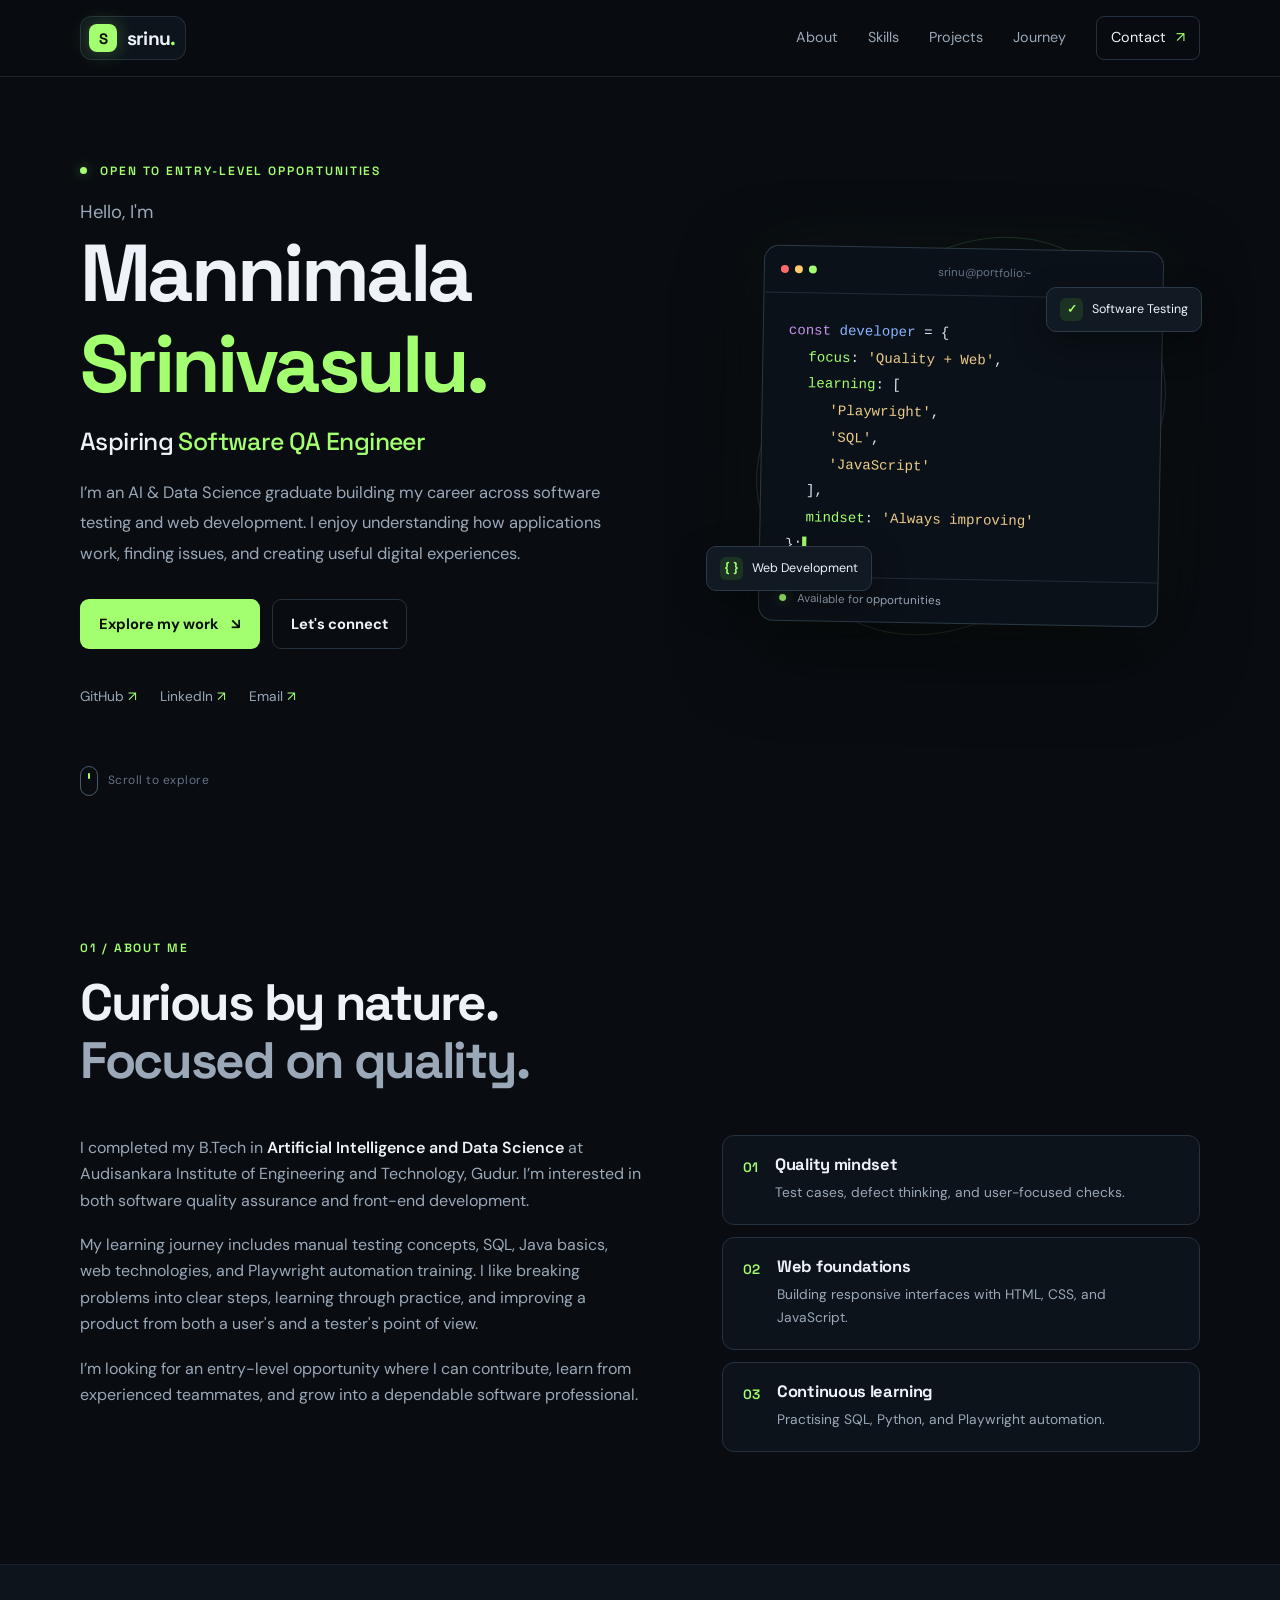
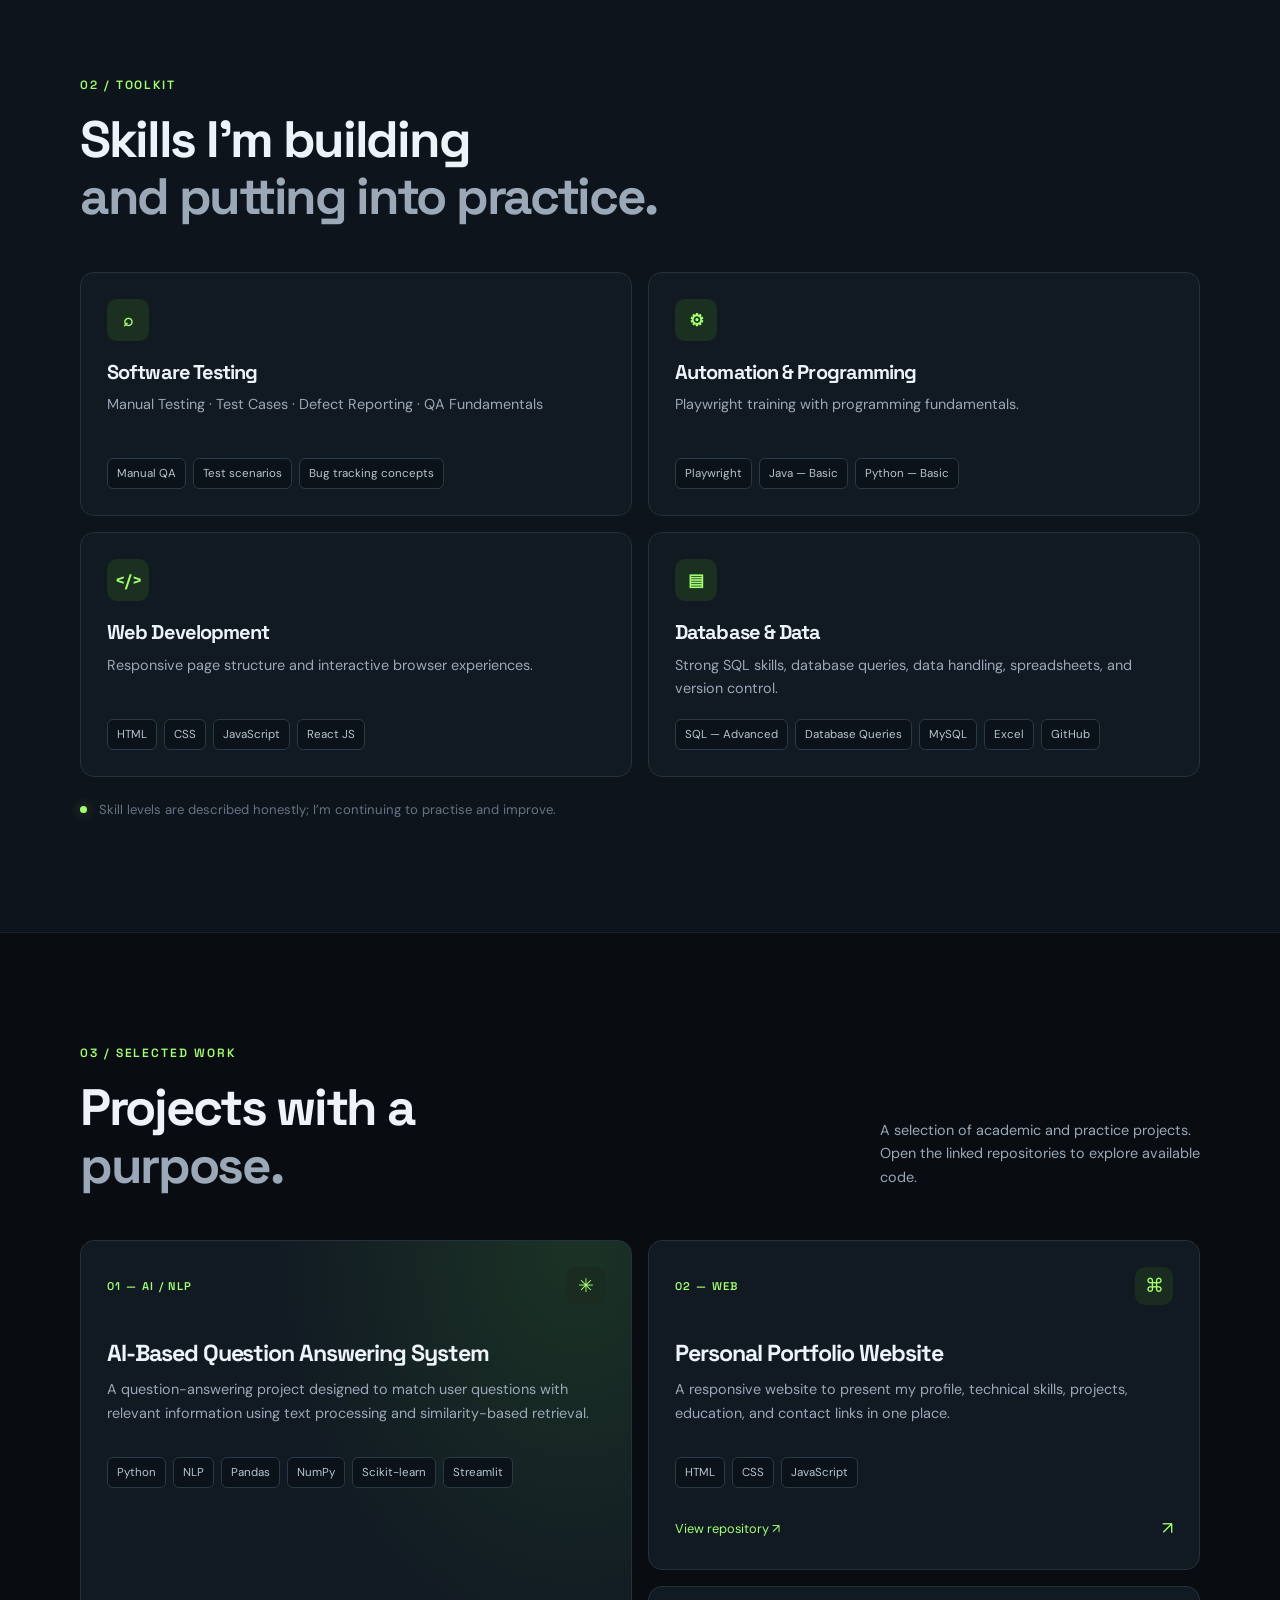
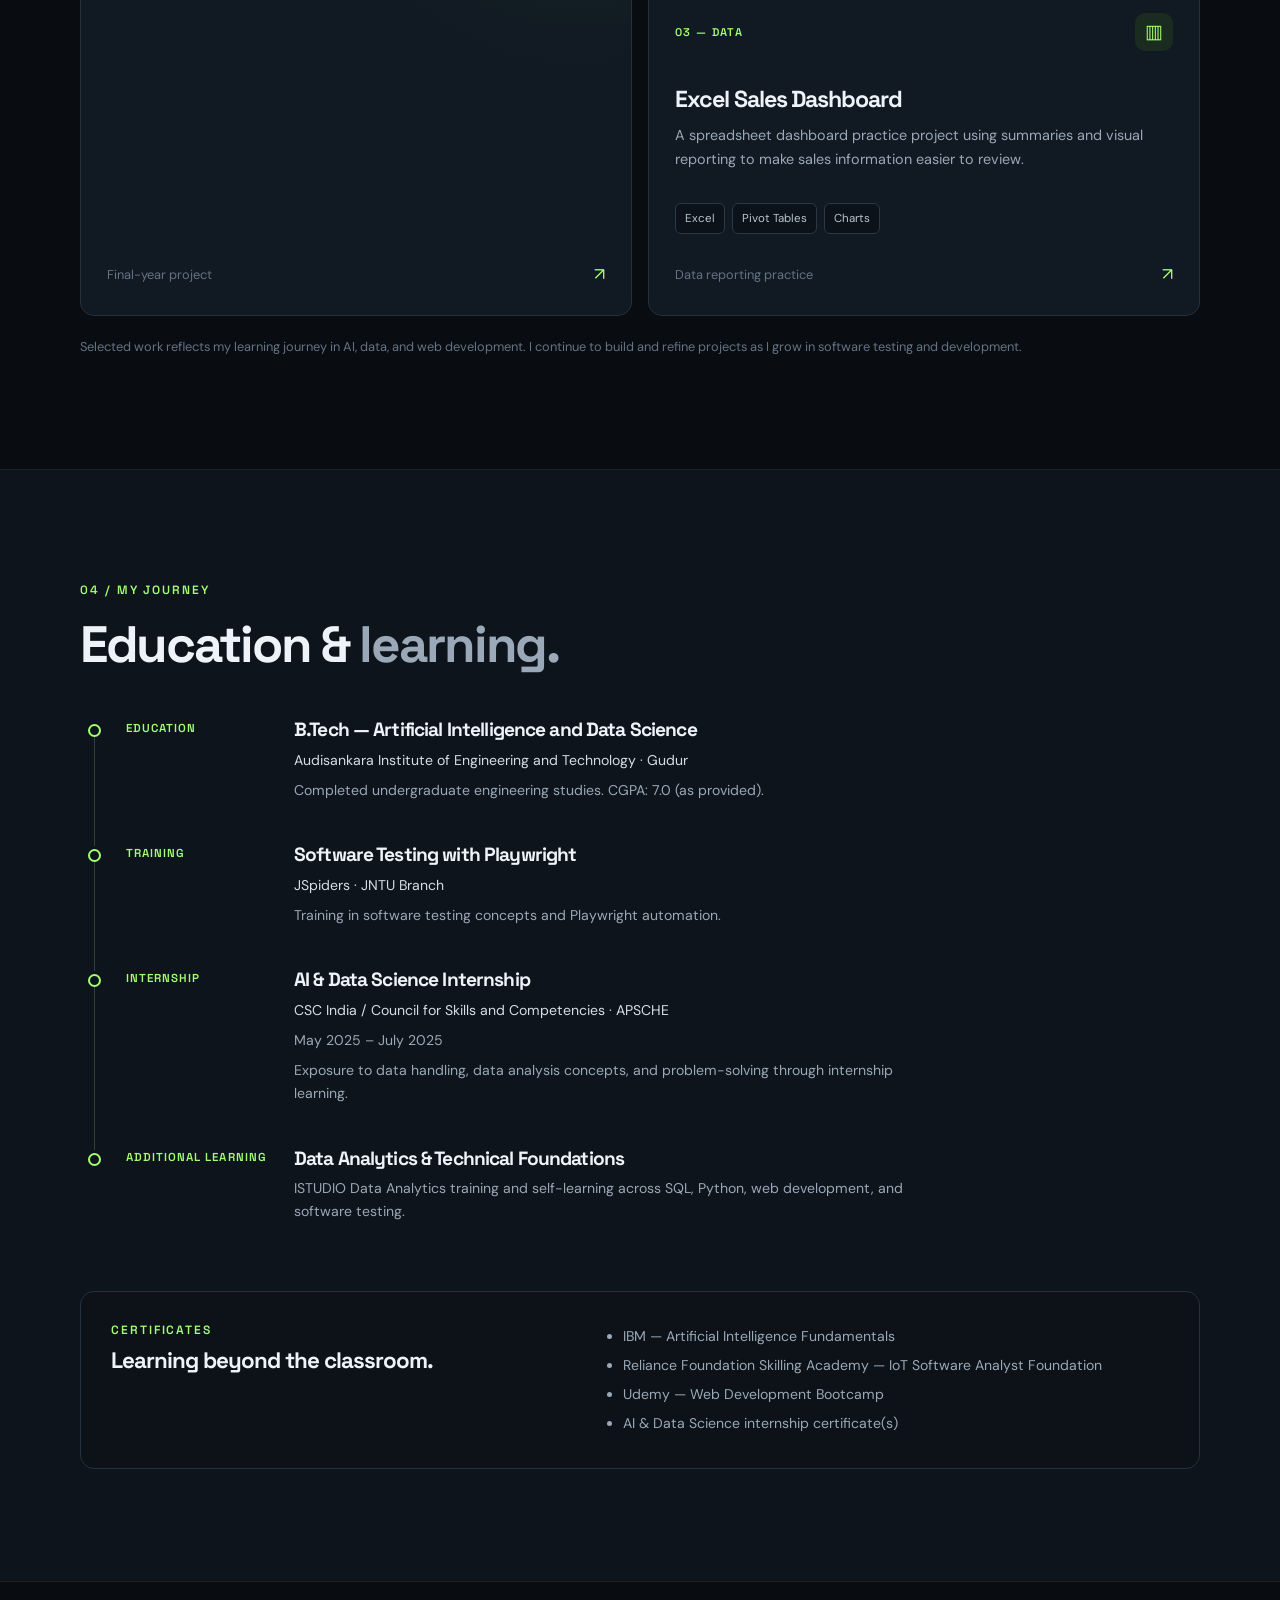
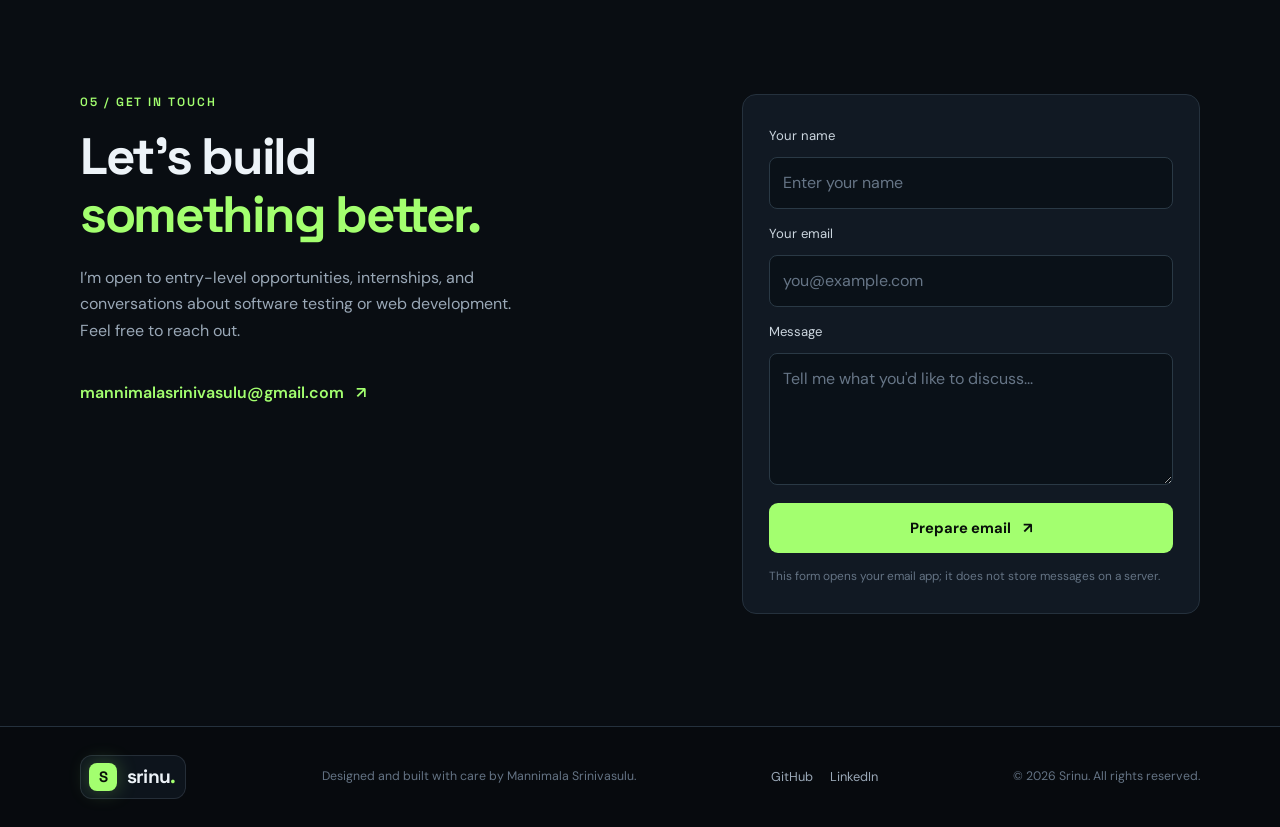
<file: index.html>
<!DOCTYPE html>
<html lang="en">
<head>
  <meta charset="UTF-8" />
  <meta name="viewport" content="width=device-width, initial-scale=1.0" />
  <meta name="description" content="Mannimala Srinivasulu — aspiring Software QA Engineer and Web Developer. Explore skills, projects, education, training, and contact details." />
  <meta name="theme-color" content="#090d12" />
  <title>Mannimala Srinivasulu | QA Engineer & Web Developer</title>
  <link rel="preconnect" href="https://fonts.googleapis.com">
  <link rel="preconnect" href="https://fonts.gstatic.com" crossorigin>
  <link href="https://fonts.googleapis.com/css2?family=DM+Sans:wght@400;500;600;700&family=Space+Grotesk:wght@400;500;600;700&display=swap" rel="stylesheet">
  <link rel="stylesheet" href="style.css" />
  <script src="script.js" defer></script>
</head>
<body>
  <a class="skip-link" href="#main">Skip to content</a>
  <header class="site-header">
    <nav class="nav container" aria-label="Main navigation">
      <a class="brand" href="#home" aria-label="Srinu home"><span class="brand-mark">S</span><span>srinu<span class="accent">.</span></span></a>
      <button class="menu-toggle" aria-expanded="false" aria-controls="nav-links" aria-label="Open navigation menu"><span></span><span></span><span></span></button>
      <div class="nav-links" id="nav-links">
        <a href="#about">About</a><a href="#skills">Skills</a><a href="#projects">Projects</a><a href="#journey">Journey</a><a href="#contact" class="nav-cta">Contact <span aria-hidden="true">↗</span></a>
      </div>
    </nav>
  </header>

  <main id="main">
    <section class="hero section container" id="home">
      <div class="hero-copy">
        <p class="eyebrow"><span class="status-dot"></span> OPEN TO ENTRY-LEVEL OPPORTUNITIES</p>
        <p class="hero-intro">Hello, I'm</p>
        <h1>Mannimala<br><span class="accent">Srinivasulu.</span></h1>
        <h2 class="hero-role">Aspiring <span id="role-rotator">Software QA Engineer</span></h2>
        <p class="hero-description">I’m an AI & Data Science graduate building my career across software testing and web development. I enjoy understanding how applications work, finding issues, and creating useful digital experiences.</p>
        <div class="hero-actions">
          <a class="button button-primary" href="#projects">Explore my work <span aria-hidden="true">↘</span></a>
          <a class="button button-ghost" href="#contact">Let's connect</a>
        </div>
        <div class="hero-socials">
          <a href="https://github.com/mannimalasrinu" target="_blank" rel="noopener noreferrer">GitHub <span aria-hidden="true">↗</span></a>
          <a href="https://linkedin.com/in/srinu-mannimala-901bb436a" target="_blank" rel="noopener noreferrer">LinkedIn <span aria-hidden="true">↗</span></a>
          <a href="mailto:mannimalasrinivasulu@gmail.com">Email <span aria-hidden="true">↗</span></a>
        </div>
      </div>
      <div class="hero-visual" aria-label="Portfolio introduction graphic">
        <div class="orbit orbit-one"></div><div class="orbit orbit-two"></div>
        <div class="hero-card">
          <div class="terminal-top"><span></span><span></span><span></span><p>srinu@portfolio:~</p></div>
          <div class="terminal-content">
            <p><span class="terminal-muted">const</span> <span class="terminal-blue">developer</span> = {</p>
            <p class="indent"><span class="terminal-green">focus</span>: <span class="terminal-yellow">'Quality + Web'</span>,</p>
            <p class="indent"><span class="terminal-green">learning</span>: [</p>
            <p class="indent2"><span class="terminal-yellow">'Playwright'</span>,</p>
            <p class="indent2"><span class="terminal-yellow">'SQL'</span>,</p>
            <p class="indent2"><span class="terminal-yellow">'JavaScript'</span></p>
            <p class="indent">],</p>
            <p class="indent"><span class="terminal-green">mindset</span>: <span class="terminal-yellow">'Always improving'</span></p>
            <p>};<span class="cursor">▌</span></p>
          </div>
          <div class="terminal-footer"><span class="status-dot"></span> Available for opportunities</div>
        </div>
        <div class="floating-chip chip-testing"><span class="chip-icon">✓</span> Software Testing</div>
        <div class="floating-chip chip-code"><span class="chip-icon">{ }</span> Web Development</div>
      </div>
      <a class="scroll-cue" href="#about"><span></span> Scroll to explore</a>
    </section>

    <section class="section container" id="about">
      <div class="section-heading"><p class="eyebrow">01 / ABOUT ME</p><h2>Curious by nature.<br><span class="muted">Focused on quality.</span></h2></div>
      <div class="about-grid">
        <div class="about-text">
          <p>I completed my B.Tech in <strong>Artificial Intelligence and Data Science</strong> at Audisankara Institute of Engineering and Technology, Gudur. I’m interested in both software quality assurance and front-end development.</p>
          <p>My learning journey includes manual testing concepts, SQL, Java basics, web technologies, and Playwright automation training. I like breaking problems into clear steps, learning through practice, and improving a product from both a user's and a tester's point of view.</p>
          <p>I’m looking for an entry-level opportunity where I can contribute, learn from experienced teammates, and grow into a dependable software professional.</p>
        </div>
        <div class="about-facts">
          <div class="fact-card"><span class="fact-number">01</span><div><h3>Quality mindset</h3><p>Test cases, defect thinking, and user-focused checks.</p></div></div>
          <div class="fact-card"><span class="fact-number">02</span><div><h3>Web foundations</h3><p>Building responsive interfaces with HTML, CSS, and JavaScript.</p></div></div>
          <div class="fact-card"><span class="fact-number">03</span><div><h3>Continuous learning</h3><p>Practising SQL, Python, and Playwright automation.</p></div></div>
        </div>
      </div>
    </section>

    <section class="section section-alt" id="skills">
      <div class="container">
        <div class="section-heading"><p class="eyebrow">02 / TOOLKIT</p><h2>Skills I'm building<br><span class="muted">and putting into practice.</span></h2></div>
        <div class="skills-grid">
          <article class="skill-card"><div class="skill-icon">⌕</div><h3>Software Testing</h3><p>Manual Testing · Test Cases · Defect Reporting · QA Fundamentals</p><div class="skill-tags"><span>Manual QA</span><span>Test scenarios</span><span>Bug tracking concepts</span></div></article>
          <article class="skill-card"><div class="skill-icon">⚙</div><h3>Automation & Programming</h3><p>Playwright training with programming fundamentals.</p><div class="skill-tags"><span>Playwright</span><span>Java — Basic</span><span>Python — Basic</span></div></article>
          <article class="skill-card"><div class="skill-icon">&lt;/&gt;</div><h3>Web Development</h3><p>Responsive page structure and interactive browser experiences.</p><div class="skill-tags"><span>HTML</span><span>CSS</span><span>JavaScript</span><span>React JS</span></div></article>
          <article class="skill-card"><div class="skill-icon">▤</div><h3>Database & Data</h3><p>Strong SQL skills, database queries, data handling, spreadsheets, and version control.</p><div class="skill-tags"><span>SQL — Advanced</span><span>Database Queries</span><span>MySQL</span><span>Excel</span><span>GitHub</span></div></article>
        </div>
        <p class="skill-note"><span class="status-dot"></span> Skill levels are described honestly; I’m continuing to practise and improve.</p>
      </div>
    </section>

    <section class="section container" id="projects">
      <div class="section-heading section-heading-row"><div><p class="eyebrow">03 / SELECTED WORK</p><h2>Projects with a<br><span class="muted">purpose.</span></h2></div><p class="heading-side-note">A selection of academic and practice projects. Open the linked repositories to explore available code.</p></div>
      <div class="projects-grid">
        <article class="project-card project-featured">
          <div class="project-top"><span class="project-type">01 — AI / NLP</span><span class="project-symbol">✳</span></div>
          <h3>AI-Based Question Answering System</h3>
          <p>A question-answering project designed to match user questions with relevant information using text processing and similarity-based retrieval.</p>
          <div class="project-tags"><span>Python</span><span>NLP</span><span>Pandas</span><span>NumPy</span><span>Scikit-learn</span><span>Streamlit</span></div>
          <div class="project-bottom"><span>Final-year project</span><span class="project-arrow" aria-hidden="true">↗</span></div>
        </article>
        <article class="project-card">
          <div class="project-top"><span class="project-type">02 — WEB</span><span class="project-symbol">⌘</span></div>
          <h3>Personal Portfolio Website</h3>
          <p>A responsive website to present my profile, technical skills, projects, education, and contact links in one place.</p>
          <div class="project-tags"><span>HTML</span><span>CSS</span><span>JavaScript</span></div>
          <div class="project-bottom"><a href="https://github.com/mannimalasrinu/portfolio-website" target="_blank" rel="noopener noreferrer">View repository <span aria-hidden="true">↗</span></a><span class="project-arrow" aria-hidden="true">↗</span></div>
        </article>
        <article class="project-card">
          <div class="project-top"><span class="project-type">03 — DATA</span><span class="project-symbol">▥</span></div>
          <h3>Excel Sales Dashboard</h3>
          <p>A spreadsheet dashboard practice project using summaries and visual reporting to make sales information easier to review.</p>
          <div class="project-tags"><span>Excel</span><span>Pivot Tables</span><span>Charts</span></div>
          <div class="project-bottom"><span>Data reporting practice</span><span class="project-arrow" aria-hidden="true">↗</span></div>
        </article>
      </div>
      <p class="project-disclaimer">Selected work reflects my learning journey in AI, data, and web development. I continue to build and refine projects as I grow in software testing and development.</p>
    </section>

    <section class="section section-alt" id="journey">
      <div class="container">
        <div class="section-heading"><p class="eyebrow">04 / MY JOURNEY</p><h2>Education & <span class="muted">learning.</span></h2></div>
        <div class="timeline">
          <div class="timeline-item"><div class="timeline-marker"></div><div class="timeline-date">EDUCATION</div><div class="timeline-content"><h3>B.Tech — Artificial Intelligence and Data Science</h3><p class="timeline-place">Audisankara Institute of Engineering and Technology · Gudur</p><p>Completed undergraduate engineering studies. CGPA: 7.0 (as provided).</p></div></div>
          <div class="timeline-item"><div class="timeline-marker"></div><div class="timeline-date">TRAINING</div><div class="timeline-content"><h3>Software Testing with Playwright</h3><p class="timeline-place">JSpiders · JNTU Branch</p><p>Training in software testing concepts and Playwright automation.</p></div></div>
          <div class="timeline-item"><div class="timeline-marker"></div><div class="timeline-date">INTERNSHIP</div><div class="timeline-content"><h3>AI & Data Science Internship</h3><p class="timeline-place">CSC India / Council for Skills and Competencies · APSCHE</p><p>May 2025 – July 2025</p><p>Exposure to data handling, data analysis concepts, and problem-solving through internship learning.</p></div></div>
          <div class="timeline-item"><div class="timeline-marker"></div><div class="timeline-date">ADDITIONAL LEARNING</div><div class="timeline-content"><h3>Data Analytics & Technical Foundations</h3><p>ISTUDIO Data Analytics training and self-learning across SQL, Python, web development, and software testing.</p></div></div>
        </div>
        <div class="certs-panel"><div><p class="eyebrow">CERTIFICATES</p><h3>Learning beyond the classroom.</h3></div><ul><li>IBM — Artificial Intelligence Fundamentals</li><li>Reliance Foundation Skilling Academy — IoT Software Analyst Foundation</li><li>Udemy — Web Development Bootcamp</li><li>AI & Data Science internship certificate(s)</li></ul></div>
      </div>
    </section>

    <section class="section container contact-section" id="contact">
      <div class="contact-copy"><p class="eyebrow">05 / GET IN TOUCH</p><h2>Let's build<br><span class="accent">something better.</span></h2><p>I’m open to entry-level opportunities, internships, and conversations about software testing or web development. Feel free to reach out.</p><a class="email-link" href="mailto:mannimalasrinivasulu@gmail.com">mannimalasrinivasulu@gmail.com <span aria-hidden="true">↗</span></a></div>
      <form class="contact-form" id="contact-form">
        <label for="name">Your name</label><input id="name" name="name" type="text" placeholder="Enter your name" required maxlength="80" />
        <label for="email">Your email</label><input id="email" name="email" type="email" placeholder="you@example.com" required maxlength="120" />
        <label for="message">Message</label><textarea id="message" name="message" rows="4" placeholder="Tell me what you'd like to discuss..." required maxlength="1500"></textarea>
        <button class="button button-primary" type="submit">Prepare email <span aria-hidden="true">↗</span></button>
        <p class="form-note" id="form-status" role="status">This form opens your email app; it does not store messages on a server.</p>
      </form>
    </section>
  </main>

  <footer class="footer"><div class="container footer-inner"><a class="brand" href="#home"><span class="brand-mark">S</span><span>srinu<span class="accent">.</span></span></a><p>Designed and built with care by Mannimala Srinivasulu.</p><div class="footer-links"><a href="https://github.com/mannimalasrinu" target="_blank" rel="noopener noreferrer">GitHub</a><a href="https://linkedin.com/in/srinu-mannimala-901bb436a" target="_blank" rel="noopener noreferrer">LinkedIn</a></div><p class="copyright">© <span id="year"></span> Srinu. All rights reserved.</p></div></footer>
</body>
</html>
</file>
<file: style.css>
:root {
  --bg: #090d12; --bg-soft: #0e141c; --panel: #111923; --panel-hover: #151f2a;
  --text: #edf3f8; --muted: #9aa8b7; --subtle: #647384; --accent: #a3ff6f;
  --accent-dark: #1d3824; --border: #25313d; --blue: #8ab4ff;
  --font-body: "DM Sans", sans-serif; --font-display: "Space Grotesk", sans-serif;
  --container: 1120px;
}
* { box-sizing: border-box; }
html { scroll-behavior: smooth; scroll-padding-top: 88px; }
body { margin: 0; background: var(--bg); color: var(--text); font-family: var(--font-body); line-height: 1.65; }
a { color: inherit; text-decoration: none; }
button, input, textarea { font: inherit; }
button, a { -webkit-tap-highlight-color: transparent; }
::selection { background: var(--accent); color: #071008; }
.container { width: min(var(--container), calc(100% - 48px)); margin-inline: auto; }
.section { padding-block: 112px; }
.section-alt { background: var(--bg-soft); border-block: 1px solid #17212b; }
.accent { color: var(--accent); }
.muted { color: var(--muted); }
.skip-link { position: absolute; top: -50px; left: 16px; z-index: 100; padding: 10px 14px; background: var(--accent); color: #061006; border-radius: 8px; }
.skip-link:focus { top: 12px; }
.site-header { position: sticky; top: 0; z-index: 50; background: rgba(9,13,18,.84); backdrop-filter: blur(16px); border-bottom: 1px solid rgba(37,49,61,.7); }
.nav { min-height: 76px; display: flex; align-items: center; justify-content: space-between; gap: 24px; }
.brand { display: inline-flex; align-items: center; gap: 10px; padding: 7px 10px 7px 8px; border: 1px solid rgba(148, 166, 181, .18); border-radius: 12px; background: rgba(17, 25, 35, .7); font: 700 1.2rem var(--font-display); letter-spacing: -.04em; transition: border-color .2s ease, transform .2s ease; }
.brand:hover { border-color: rgba(163, 255, 111, .45); transform: translateY(-1px); }
.brand-name { display: inline-flex; align-items: center; }
.brand-mark { display: grid; place-items: center; width: 28px; height: 28px; border-radius: 8px; background: var(--accent); color: #081009; font-size: .94rem; box-shadow: 0 0 20px rgba(163,255,111,.28); }
.nav-links { display: flex; align-items: center; gap: 30px; color: var(--muted); font-size: .9rem; }
.nav-links a { transition: color .2s ease; }
.nav-links a:hover, .hero-socials a:hover, .footer-links a:hover { color: var(--accent); }
.nav-links .nav-cta { color: var(--text); border: 1px solid var(--border); border-radius: 8px; padding: 9px 14px; }
.nav-cta span { color: var(--accent); margin-left: 6px; }
.menu-toggle { display: none; border: 1px solid var(--border); border-radius: 8px; background: transparent; padding: 9px; color: var(--text); }
.menu-toggle span { display: block; width: 21px; height: 2px; margin: 4px 0; background: currentColor; }
.hero { min-height: 690px; display: grid; grid-template-columns: 1.1fr .9fr; align-items: center; gap: 56px; position: relative; padding-top: 86px; padding-bottom: 120px; }
.eyebrow { margin: 0 0 18px; color: var(--accent); font: 600 .75rem var(--font-display); letter-spacing: .16em; }
.status-dot { display: inline-block; width: 7px; height: 7px; border-radius: 50%; background: var(--accent); box-shadow: 0 0 12px #a3ff6f66; margin-right: 8px; vertical-align: 1px; }
.hero-intro { margin: 0 0 2px; color: var(--muted); font-size: 1.15rem; }
h1, h2, h3, p { margin-top: 0; }
h1, h2, h3 { font-family: var(--font-display); line-height: 1.12; letter-spacing: -.045em; }
h1 { margin-bottom: 18px; font-size: clamp(3.4rem, 6.3vw, 5.6rem); }
.hero-role { font-size: clamp(1.2rem, 2vw, 1.55rem); font-weight: 500; letter-spacing: -.025em; margin-bottom: 22px; }
#role-rotator { color: var(--accent); }
.hero-description { max-width: 560px; color: var(--muted); font-size: 1.03rem; line-height: 1.85; }
.hero-actions { display: flex; flex-wrap: wrap; gap: 12px; margin-top: 30px; }
.button { display: inline-flex; align-items: center; justify-content: center; gap: 12px; border: 1px solid transparent; border-radius: 9px; padding: 12px 18px; font-weight: 700; font-size: .92rem; cursor: pointer; transition: transform .2s, background .2s, border-color .2s; }
.button:hover { transform: translateY(-2px); }
.button-primary { color: #081009; background: var(--accent); }
.button-primary:hover { background: #b8ff91; }
.button-ghost { color: var(--text); border-color: var(--border); background: transparent; }
.button-ghost:hover { border-color: var(--accent); }
.hero-socials { display: flex; gap: 23px; margin-top: 36px; color: var(--muted); font-size: .86rem; }
.hero-socials span { color: var(--accent); }
.hero-visual { min-height: 410px; display: grid; place-items: center; position: relative; }
.orbit { position: absolute; border: 1px solid #24313d; border-radius: 50%; transform: rotate(-25deg); }
.orbit-one { width: 430px; height: 300px; }
.orbit-two { width: 330px; height: 430px; transform: rotate(36deg); border-color: #1d3025; }
.hero-card { position: relative; z-index: 2; width: min(100%, 400px); border: 1px solid #2b3a46; border-radius: 15px; background: #0b1118; box-shadow: 0 28px 80px #0008, 0 0 70px #a3ff6f0b; overflow: hidden; transform: rotate(1deg); }
.terminal-top { height: 47px; display: flex; align-items: center; gap: 6px; padding: 0 16px; border-bottom: 1px solid #202b36; color: var(--subtle); }
.terminal-top > span { width: 8px; height: 8px; border-radius: 50%; background: #455363; }
.terminal-top > span:first-child { background: #ff6b6b; }.terminal-top > span:nth-child(2) { background: #ffcb6b; }.terminal-top > span:nth-child(3) { background: var(--accent); }
.terminal-top p { margin: 0 auto; font-size: .72rem; }
.terminal-content { padding: 24px 25px 18px; font: 500 .88rem/1.9 ui-monospace, SFMono-Regular, Menlo, monospace; color: #dce7f0; }
.terminal-content p { margin: 0; }
.indent { padding-left: 20px; }.indent2 { padding-left: 42px; }
.terminal-muted { color: #c792ea; }.terminal-blue { color: var(--blue); }.terminal-green { color: var(--accent); }.terminal-yellow { color: #eccb8b; }
.cursor { color: var(--accent); animation: blink 1s steps(2, start) infinite; }
.terminal-footer { border-top: 1px solid #202b36; padding: 12px 20px; font-size: .72rem; color: var(--muted); }
.floating-chip { position: absolute; z-index: 3; display: flex; align-items: center; gap: 9px; padding: 10px 13px; background: #111923; border: 1px solid #2b3a46; border-radius: 10px; color: var(--text); font-size: .78rem; box-shadow: 0 12px 35px #0005; }
.chip-testing { top: 56px; right: -2px; }.chip-code { bottom: 50px; left: -15px; }
.chip-icon { display: grid; place-items: center; width: 23px; height: 23px; border-radius: 6px; background: #1c3323; color: var(--accent); font-weight: 700; }
.scroll-cue { position: absolute; bottom: 32px; left: 0; display: flex; align-items: center; gap: 10px; color: var(--subtle); font-size: .75rem; letter-spacing: .04em; }
.scroll-cue span { display: block; height: 30px; width: 18px; border: 1px solid #4a5a68; border-radius: 12px; position: relative; }
.scroll-cue span:after { content: ""; position: absolute; top: 6px; left: 7px; width: 2px; height: 6px; background: var(--accent); border-radius: 2px; }
.section-heading { margin-bottom: 46px; }
.section-heading h2, .contact-copy h2 { font-size: clamp(2.2rem, 4vw, 3.45rem); margin: 0; }
.about-grid { display: grid; grid-template-columns: 1fr .85fr; gap: 80px; }
.about-text { color: var(--muted); font-size: 1rem; }.about-text p { margin-bottom: 18px; }.about-text strong { color: var(--text); font-weight: 600; }
.about-facts { display: grid; gap: 12px; }
.fact-card { display: flex; align-items: flex-start; gap: 17px; border: 1px solid var(--border); background: #0d131a; padding: 20px; border-radius: 12px; }
.fact-number { color: var(--accent); font: 600 .85rem var(--font-display); padding-top: 3px; }
.fact-card h3 { margin: 0 0 7px; font-size: 1.03rem; letter-spacing: -.02em; }.fact-card p { margin: 0; color: var(--muted); font-size: .86rem; }
.skills-grid { display: grid; grid-template-columns: repeat(2, 1fr); gap: 16px; }
.skill-card { padding: 26px; background: var(--panel); border: 1px solid var(--border); border-radius: 14px; transition: transform .2s, border-color .2s; }
.skill-card:hover, .project-card:hover { transform: translateY(-4px); border-color: #496344; }
.skill-icon { display: grid; place-items: center; width: 42px; height: 42px; border-radius: 10px; background: #1c3022; color: var(--accent); font: 700 1.05rem var(--font-display); margin-bottom: 20px; }
.skill-card h3 { margin-bottom: 10px; font-size: 1.25rem; }.skill-card p { color: var(--muted); font-size: .9rem; min-height: 48px; }
.skill-tags, .project-tags { display: flex; flex-wrap: wrap; gap: 7px; margin-top: 17px; }
.skill-tags span, .project-tags span { padding: 5px 9px; border: 1px solid #2a3945; border-radius: 6px; color: #b8c4cf; font-size: .72rem; background: #0b1219; }
.skill-note { margin: 22px 0 0; color: var(--subtle); font-size: .82rem; }
.section-heading-row { display: flex; align-items: end; justify-content: space-between; gap: 30px; }
.heading-side-note { max-width: 320px; color: var(--muted); font-size: .9rem; margin: 0 0 4px; }
.projects-grid { display: grid; grid-template-columns: repeat(2, 1fr); gap: 16px; }
.project-card { display: flex; flex-direction: column; min-height: 330px; padding: 26px; background: var(--panel); border: 1px solid var(--border); border-radius: 14px; transition: transform .2s, border-color .2s; }
.project-featured { grid-row: span 2; min-height: 100%; background: radial-gradient(ellipse at 90% 0%, #1b3325 0, transparent 45%), var(--panel); }
.project-top { display: flex; align-items: center; justify-content: space-between; margin-bottom: 35px; }.project-type { color: var(--accent); font: 600 .7rem var(--font-display); letter-spacing: .12em; }.project-symbol { display: grid; place-items: center; width: 38px; height: 38px; border-radius: 10px; background: #1a2b20; color: var(--accent); font-size: 1.2rem; }
.project-card h3 { font-size: 1.45rem; margin-bottom: 12px; }.project-card p { color: var(--muted); font-size: .9rem; }.project-bottom { display: flex; align-items: center; justify-content: space-between; gap: 10px; margin-top: auto; padding-top: 24px; color: var(--subtle); font-size: .8rem; }.project-bottom a { color: var(--accent); }.project-arrow { color: var(--accent); font-size: 1.1rem; }.project-disclaimer { color: var(--subtle); font-size: .8rem; margin: 20px 0 0; }
.timeline { max-width: 850px; margin-left: 8px; }.timeline-item { display: grid; grid-template-columns: 20px 150px 1fr; gap: 18px; position: relative; padding-bottom: 35px; }.timeline-item:not(:last-child):before { content: ""; position: absolute; top: 14px; bottom: -2px; left: 6px; width: 1px; background: #314039; }.timeline-marker { width: 13px; height: 13px; margin-top: 5px; border: 2px solid var(--accent); border-radius: 50%; background: var(--bg-soft); z-index: 1; }.timeline-date { color: var(--accent); font: 600 .72rem var(--font-display); letter-spacing: .09em; padding-top: 2px; }.timeline-content h3 { font-size: 1.2rem; margin: 0 0 8px; }.timeline-content p { color: var(--muted); font-size: .88rem; margin: 0 0 7px; }.timeline-place { color: #d4dee7 !important; }
.certs-panel { display: grid; grid-template-columns: .8fr 1fr; gap: 40px; padding: 30px; border: 1px solid var(--border); background: #0c1218; border-radius: 14px; margin-top: 25px; }.certs-panel .eyebrow { margin-bottom: 10px; }.certs-panel h3 { font-size: 1.4rem; margin: 0; }.certs-panel ul { margin: 0; padding-left: 20px; color: var(--muted); font-size: .88rem; }.certs-panel li { padding: 3px 0; }
.contact-section { display: grid; grid-template-columns: 1fr .8fr; gap: 90px; align-items: start; }.contact-copy h2 { margin-bottom: 22px; }.contact-copy > p:not(.eyebrow) { max-width: 440px; color: var(--muted); }.email-link { display: inline-flex; gap: 12px; align-items: center; color: var(--accent); margin-top: 20px; font-weight: 600; }.contact-form { display: grid; gap: 10px; padding: 26px; background: var(--panel); border: 1px solid var(--border); border-radius: 14px; }.contact-form label { color: #cbd5de; font-size: .82rem; margin-top: 4px; }.contact-form input, .contact-form textarea { width: 100%; border: 1px solid #2a3945; border-radius: 8px; background: #0a1118; color: var(--text); padding: 12px 13px; outline: none; resize: vertical; }.contact-form input:focus, .contact-form textarea:focus { border-color: var(--accent); box-shadow: 0 0 0 3px #a3ff6f12; }.contact-form input::placeholder, .contact-form textarea::placeholder { color: #667586; }.contact-form button { margin-top: 8px; }.form-note { color: var(--subtle); font-size: .74rem; margin: 4px 0 0; }
.footer { border-top: 1px solid var(--border); background: #070a0e; padding: 28px 0; }.footer-inner { display: flex; align-items: center; justify-content: space-between; gap: 22px; flex-wrap: wrap; }.footer p { color: var(--subtle); font-size: .77rem; margin: 0; }.footer-links { display: flex; gap: 17px; color: var(--muted); font-size: .8rem; }
@keyframes blink { to { visibility: hidden; } }
@media (max-width: 900px) {
  .section { padding-block: 86px; }.hero { gap: 30px; min-height: auto; padding-top: 75px; }.hero-visual { min-height: 350px; }.orbit-one { width: 340px; }.orbit-two { height: 350px; }.chip-testing { right: -4px; }.chip-code { left: -5px; }.about-grid { gap: 35px; }.contact-section { gap: 40px; }
}
@media (max-width: 700px) {
  .container { width: min(100% - 36px, var(--container)); }.nav { min-height: 68px; }.menu-toggle { display: block; }.nav-links { display: none; position: absolute; top: 68px; left: 0; right: 0; padding: 18px 22px 22px; background: #0b1118; border-bottom: 1px solid var(--border); flex-direction: column; align-items: stretch; gap: 0; }.nav-links.open { display: flex; }.nav-links a { padding: 12px 4px; }.nav-links .nav-cta { margin-top: 8px; text-align: center; }
  .hero { grid-template-columns: 1fr; gap: 25px; padding-top: 70px; padding-bottom: 100px; }.hero-visual { min-height: 360px; margin-top: 4px; }.hero-card { max-width: 390px; }.orbit-one { width: min(100%, 390px); height: 270px; }.orbit-two { width: 280px; height: 360px; }.chip-testing { top: 18px; right: 0; }.chip-code { bottom: 20px; left: 0; }.scroll-cue { bottom: 28px; }
  .about-grid, .contact-section { grid-template-columns: 1fr; gap: 30px; }.section-heading { margin-bottom: 32px; }.skills-grid, .projects-grid { grid-template-columns: 1fr; }.project-featured { grid-row: auto; min-height: 330px; }.section-heading-row { align-items: start; flex-direction: column; gap: 18px; }.heading-side-note { max-width: 500px; }.timeline-item { grid-template-columns: 18px 1fr; gap: 8px 14px; }.timeline-date { grid-column: 2; }.timeline-content { grid-column: 2; }.timeline-marker { grid-row: 1 / span 2; }.timeline-item:not(:last-child):before { bottom: -1px; }.certs-panel { grid-template-columns: 1fr; gap: 20px; padding: 24px; }.footer-inner { justify-content: flex-start; }.footer-inner > p:first-of-type { flex-basis: 100%; }.copyright { flex-basis: 100%; }
}
@media (prefers-reduced-motion: reduce) { *, *::before, *::after { scroll-behavior: auto !important; animation-duration: .01ms !important; animation-iteration-count: 1 !important; transition-duration: .01ms !important; } }
</file>
